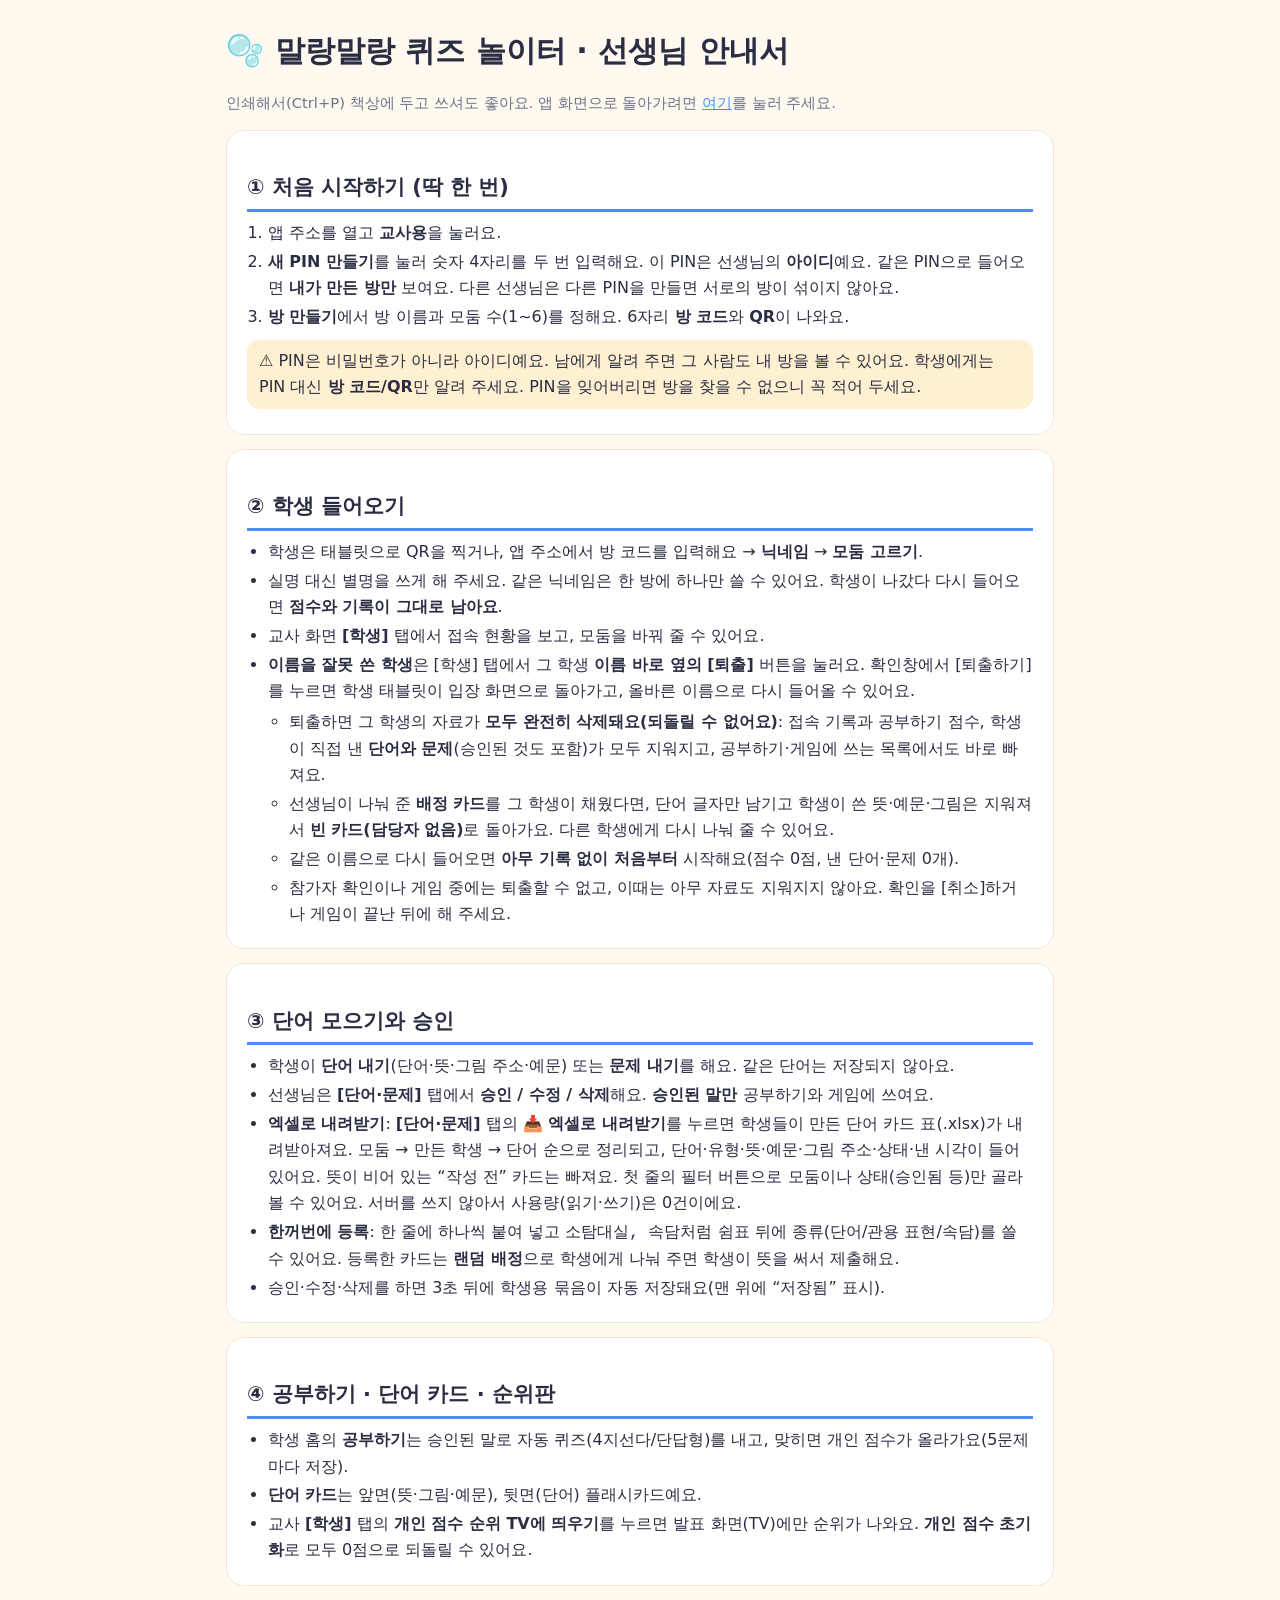
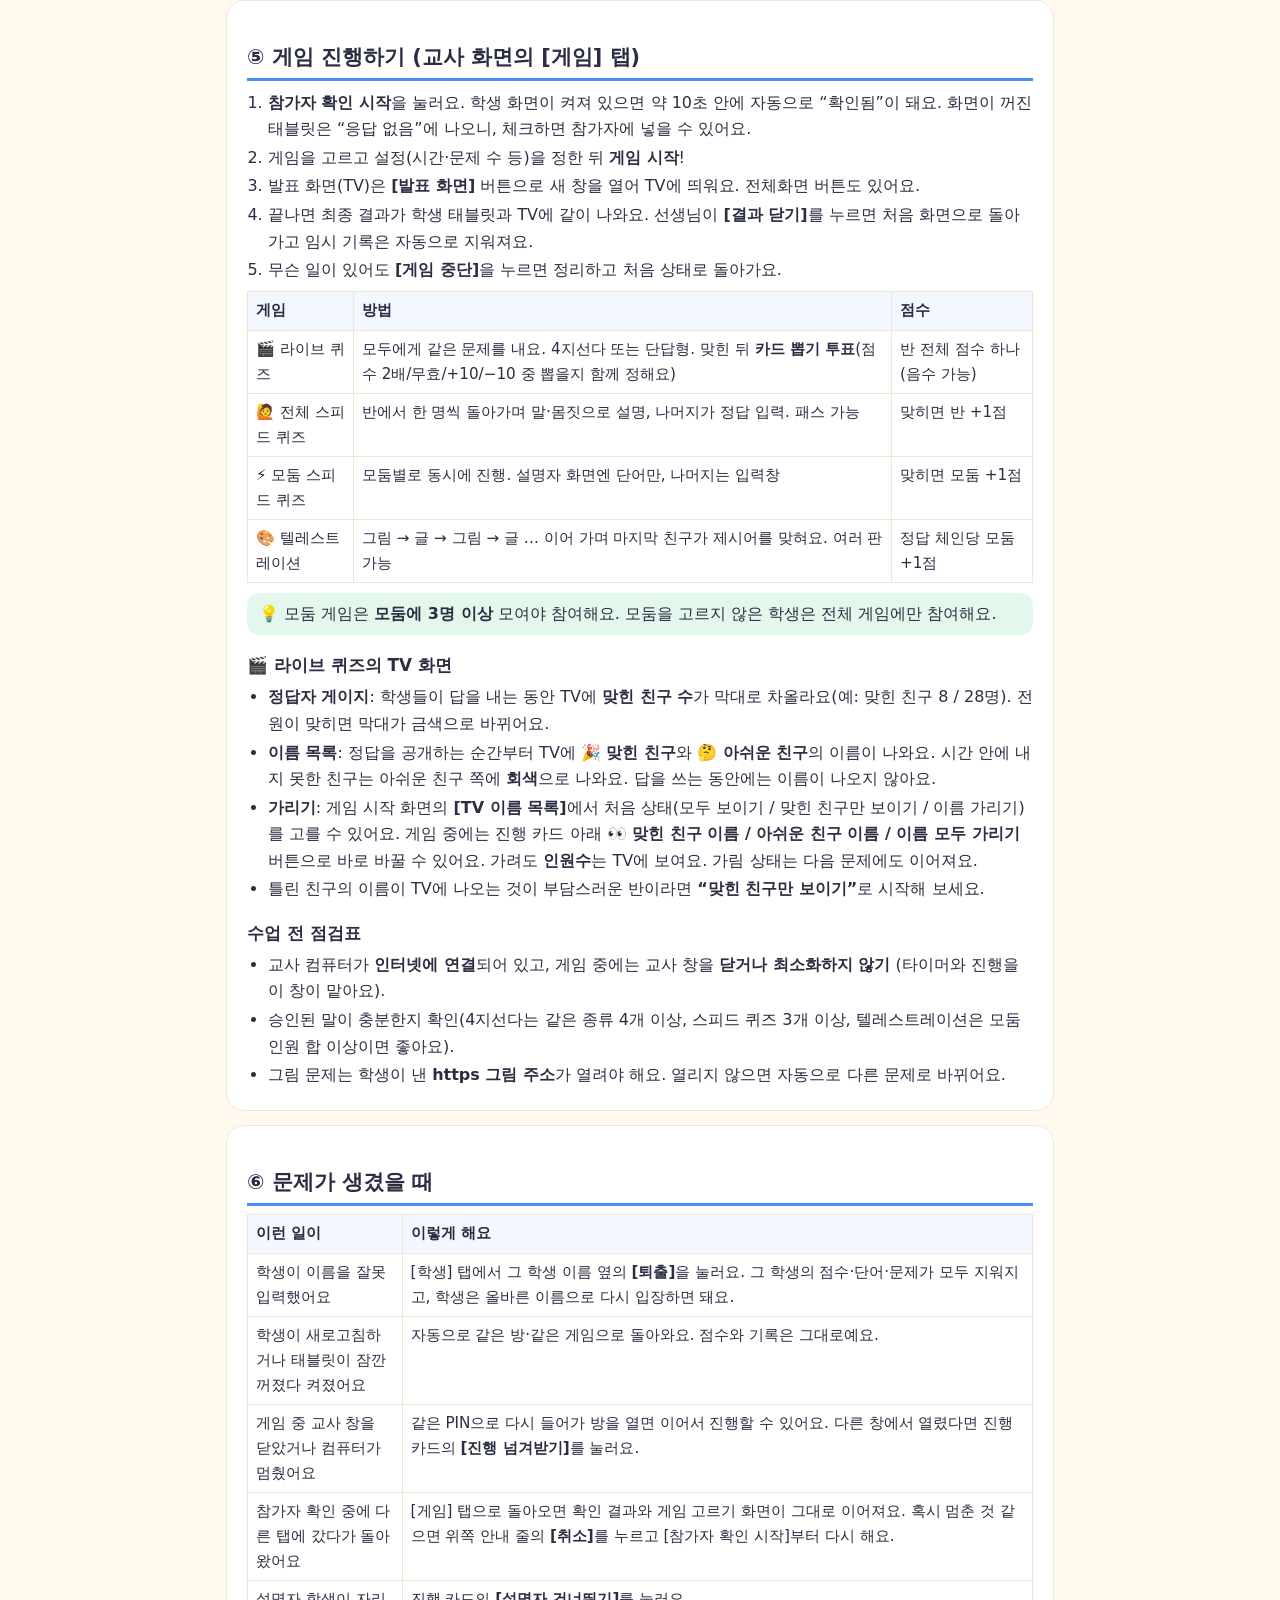
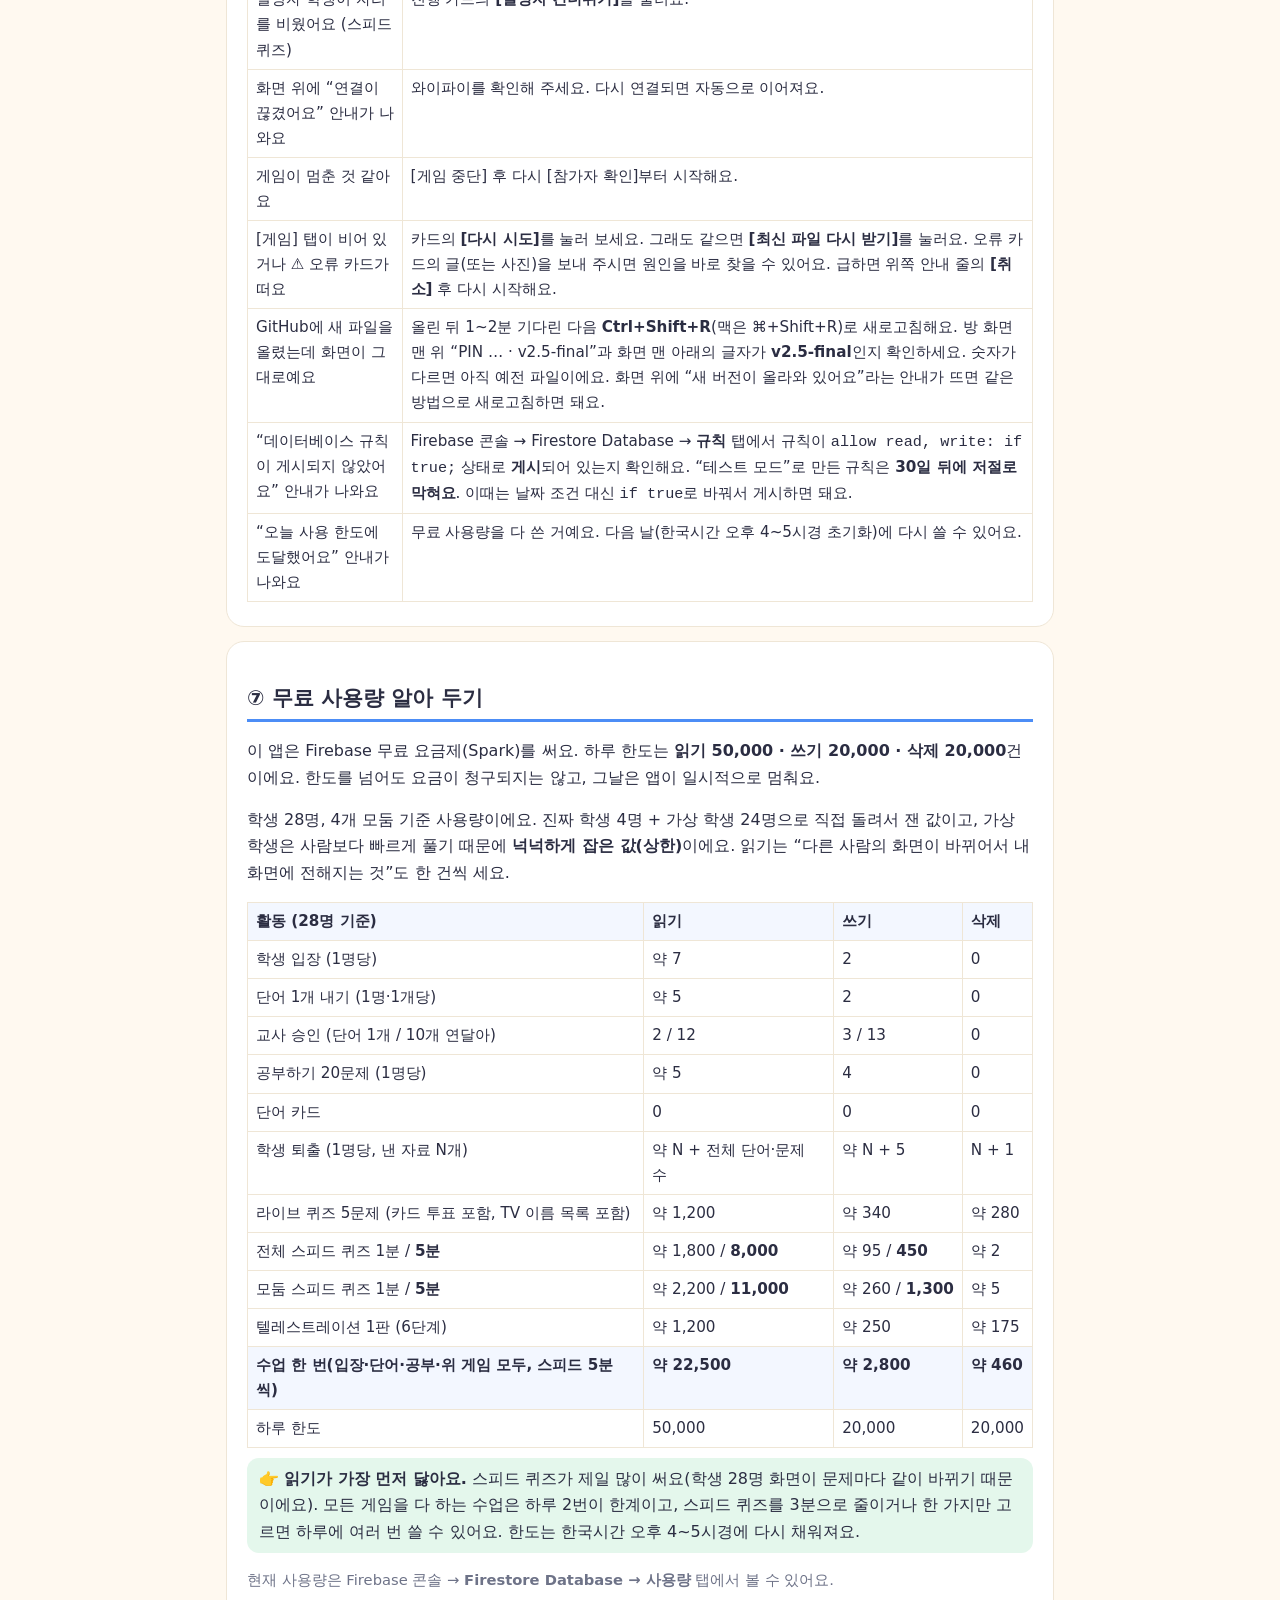
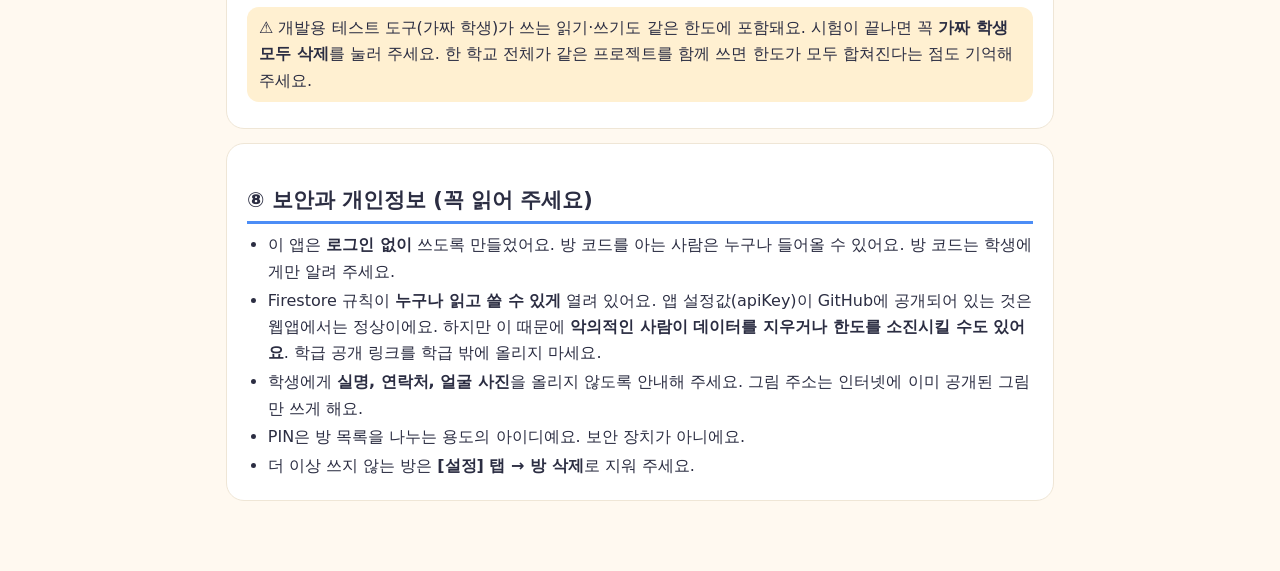
<file: guide.html>
<!doctype html>
<html lang="ko">
<head>
  <meta charset="utf-8">
  <meta name="viewport" content="width=device-width, initial-scale=1">
  <title>말랑말랑 퀴즈 놀이터 · 선생님 안내서</title>
  <style>
    :root { --bg:#FFF9F0; --text:#2B2D42; --muted:#6E7388; --primary:#4C8DF6; --line:#EFE6D6; --card:#fff; --warn:#FFF0D1; --ok:#E4F7EC; }
    * { box-sizing: border-box; }
    body { margin:0; background:var(--bg); color:var(--text); font-family: 'Pretendard', system-ui, -apple-system, 'Apple SD Gothic Neo', 'Noto Sans KR', 'Malgun Gothic', sans-serif; line-height:1.65; font-size:16px; }
    main { max-width: 860px; margin: 0 auto; padding: 20px 16px 60px; }
    h1 { font-size: 1.9rem; margin: .2em 0; } h2 { font-size: 1.3rem; margin: 1.6em 0 .4em; padding-bottom: 4px; border-bottom: 3px solid var(--primary); }
    h3 { font-size: 1.05rem; margin: 1em 0 .2em; }
    section { background: var(--card); border: 1px solid var(--line); border-radius: 18px; padding: 6px 20px 16px; margin: 14px 0; }
    ol, ul { padding-left: 1.3em; margin: .3em 0; } li { margin: .15em 0; }
    table { border-collapse: collapse; width: 100%; font-size: .95rem; margin: .5em 0; }
    th, td { border: 1px solid var(--line); padding: 6px 8px; text-align: left; vertical-align: top; } th { background: #F3F7FF; }
    .tip, .warn { border-radius: 12px; padding: 8px 12px; margin: .6em 0; } .tip { background: var(--ok); } .warn { background: var(--warn); }
    kbd { background:#eee; border:1px solid #ccc; border-radius:4px; padding:0 5px; font-size:.9em; }
    .muted { color: var(--muted); font-size: .92em; }
    a { color: var(--primary); }
    @media print { body { background:#fff; font-size: 12px; } section { break-inside: avoid; border: 1px solid #ccc; } main { padding: 0; } }
  </style>
</head>
<body>
<main>
  <h1>🫧 말랑말랑 퀴즈 놀이터 · 선생님 안내서</h1>
  <p class="muted">인쇄해서(Ctrl+P) 책상에 두고 쓰셔도 좋아요. 앱 화면으로 돌아가려면 <a href="./">여기</a>를 눌러 주세요.</p>

  <section>
    <h2>① 처음 시작하기 (딱 한 번)</h2>
    <ol>
      <li>앱 주소를 열고 <b>교사용</b>을 눌러요.</li>
      <li><b>새 PIN 만들기</b>를 눌러 숫자 4자리를 두 번 입력해요. 이 PIN은 선생님의 <b>아이디</b>예요. 같은 PIN으로 들어오면 <b>내가 만든 방만</b> 보여요. 다른 선생님은 다른 PIN을 만들면 서로의 방이 섞이지 않아요.</li>
      <li><b>방 만들기</b>에서 방 이름과 모둠 수(1~6)를 정해요. 6자리 <b>방 코드</b>와 <b>QR</b>이 나와요.</li>
    </ol>
    <div class="warn">⚠️ PIN은 비밀번호가 아니라 아이디예요. 남에게 알려 주면 그 사람도 내 방을 볼 수 있어요. 학생에게는 PIN 대신 <b>방 코드/QR</b>만 알려 주세요. PIN을 잊어버리면 방을 찾을 수 없으니 꼭 적어 두세요.</div>
  </section>

  <section>
    <h2>② 학생 들어오기</h2>
    <ul>
      <li>학생은 태블릿으로 QR을 찍거나, 앱 주소에서 방 코드를 입력해요 → <b>닉네임</b> → <b>모둠 고르기</b>.</li>
      <li>실명 대신 별명을 쓰게 해 주세요. 같은 닉네임은 한 방에 하나만 쓸 수 있어요. 학생이 나갔다 다시 들어오면 <b>점수와 기록이 그대로 남아요</b>.</li>
      <li>교사 화면 <b>[학생]</b> 탭에서 접속 현황을 보고, 모둠을 바꿔 줄 수 있어요.</li>
      <li><b>이름을 잘못 쓴 학생</b>은 [학생] 탭에서 그 학생 <b>이름 바로 옆의 [퇴출]</b> 버튼을 눌러요. 확인창에서 [퇴출하기]를 누르면 학생 태블릿이 입장 화면으로 돌아가고, 올바른 이름으로 다시 들어올 수 있어요.
        <ul>
          <li>퇴출하면 그 학생의 자료가 <b>모두 완전히 삭제돼요(되돌릴 수 없어요)</b>: 접속 기록과 공부하기 점수, 학생이 직접 낸 <b>단어와 문제</b>(승인된 것도 포함)가 모두 지워지고, 공부하기·게임에 쓰는 목록에서도 바로 빠져요.</li>
          <li>선생님이 나눠 준 <b>배정 카드</b>를 그 학생이 채웠다면, 단어 글자만 남기고 학생이 쓴 뜻·예문·그림은 지워져서 <b>빈 카드(담당자 없음)</b>로 돌아가요. 다른 학생에게 다시 나눠 줄 수 있어요.</li>
          <li>같은 이름으로 다시 들어오면 <b>아무 기록 없이 처음부터</b> 시작해요(점수 0점, 낸 단어·문제 0개).</li>
          <li>참가자 확인이나 게임 중에는 퇴출할 수 없고, 이때는 아무 자료도 지워지지 않아요. 확인을 [취소]하거나 게임이 끝난 뒤에 해 주세요.</li>
        </ul>
      </li>
    </ul>
  </section>

  <section>
    <h2>③ 단어 모으기와 승인</h2>
    <ul>
      <li>학생이 <b>단어 내기</b>(단어·뜻·그림 주소·예문) 또는 <b>문제 내기</b>를 해요. 같은 단어는 저장되지 않아요.</li>
      <li>선생님은 <b>[단어·문제]</b> 탭에서 <b>승인 / 수정 / 삭제</b>해요. <b>승인된 말만</b> 공부하기와 게임에 쓰여요.</li>
      <li><b>엑셀로 내려받기</b>: <b>[단어·문제]</b> 탭의 <b>📥 엑셀로 내려받기</b>를 누르면 학생들이 만든 단어 카드 표(.xlsx)가 내려받아져요. 모둠 → 만든 학생 → 단어 순으로 정리되고, 단어·유형·뜻·예문·그림 주소·상태·낸 시각이 들어 있어요. 뜻이 비어 있는 “작성 전” 카드는 빠져요. 첫 줄의 필터 버튼으로 모둠이나 상태(승인됨 등)만 골라 볼 수 있어요. 서버를 쓰지 않아서 사용량(읽기·쓰기)은 0건이에요.</li>
      <li><b>한꺼번에 등록</b>: 한 줄에 하나씩 붙여 넣고 <code>소탐대실, 속담</code>처럼 쉼표 뒤에 종류(단어/관용 표현/속담)를 쓸 수 있어요. 등록한 카드는 <b>랜덤 배정</b>으로 학생에게 나눠 주면 학생이 뜻을 써서 제출해요.</li>
      <li>승인·수정·삭제를 하면 3초 뒤에 학생용 묶음이 자동 저장돼요(맨 위에 “저장됨” 표시).</li>
    </ul>
  </section>

  <section>
    <h2>④ 공부하기 · 단어 카드 · 순위판</h2>
    <ul>
      <li>학생 홈의 <b>공부하기</b>는 승인된 말로 자동 퀴즈(4지선다/단답형)를 내고, 맞히면 개인 점수가 올라가요(5문제마다 저장).</li>
      <li><b>단어 카드</b>는 앞면(뜻·그림·예문), 뒷면(단어) 플래시카드예요.</li>
      <li>교사 <b>[학생]</b> 탭의 <b>개인 점수 순위 TV에 띄우기</b>를 누르면 발표 화면(TV)에만 순위가 나와요. <b>개인 점수 초기화</b>로 모두 0점으로 되돌릴 수 있어요.</li>
    </ul>
  </section>

  <section>
    <h2>⑤ 게임 진행하기 (교사 화면의 [게임] 탭)</h2>
    <ol>
      <li><b>참가자 확인 시작</b>을 눌러요. 학생 화면이 켜져 있으면 약 10초 안에 자동으로 “확인됨”이 돼요. 화면이 꺼진 태블릿은 “응답 없음”에 나오니, 체크하면 참가자에 넣을 수 있어요.</li>
      <li>게임을 고르고 설정(시간·문제 수 등)을 정한 뒤 <b>게임 시작</b>!</li>
      <li>발표 화면(TV)은 <b>[발표 화면]</b> 버튼으로 새 창을 열어 TV에 띄워요. 전체화면 버튼도 있어요.</li>
      <li>끝나면 최종 결과가 학생 태블릿과 TV에 같이 나와요. 선생님이 <b>[결과 닫기]</b>를 누르면 처음 화면으로 돌아가고 임시 기록은 자동으로 지워져요.</li>
      <li>무슨 일이 있어도 <b>[게임 중단]</b>을 누르면 정리하고 처음 상태로 돌아가요.</li>
    </ol>
    <table>
      <tr><th>게임</th><th>방법</th><th>점수</th></tr>
      <tr><td>🎬 라이브 퀴즈</td><td>모두에게 같은 문제를 내요. 4지선다 또는 단답형. 맞힌 뒤 <b>카드 뽑기 투표</b>(점수 2배/무효/+10/−10 중 뽑을지 함께 정해요)</td><td>반 전체 점수 하나(음수 가능)</td></tr>
      <tr><td>🙋 전체 스피드 퀴즈</td><td>반에서 한 명씩 돌아가며 말·몸짓으로 설명, 나머지가 정답 입력. 패스 가능</td><td>맞히면 반 +1점</td></tr>
      <tr><td>⚡ 모둠 스피드 퀴즈</td><td>모둠별로 동시에 진행. 설명자 화면엔 단어만, 나머지는 입력창</td><td>맞히면 모둠 +1점</td></tr>
      <tr><td>🎨 텔레스트레이션</td><td>그림 → 글 → 그림 → 글 … 이어 가며 마지막 친구가 제시어를 맞혀요. 여러 판 가능</td><td>정답 체인당 모둠 +1점</td></tr>
    </table>
    <div class="tip">💡 모둠 게임은 <b>모둠에 3명 이상</b> 모여야 참여해요. 모둠을 고르지 않은 학생은 전체 게임에만 참여해요.</div>
    <h3>🎬 라이브 퀴즈의 TV 화면</h3>
    <ul>
      <li><b>정답자 게이지</b>: 학생들이 답을 내는 동안 TV에 <b>맞힌 친구 수</b>가 막대로 차올라요(예: 맞힌 친구 8 / 28명). 전원이 맞히면 막대가 금색으로 바뀌어요.</li>
      <li><b>이름 목록</b>: 정답을 공개하는 순간부터 TV에 <b>🎉 맞힌 친구</b>와 <b>🤔 아쉬운 친구</b>의 이름이 나와요. 시간 안에 내지 못한 친구는 아쉬운 친구 쪽에 <b>회색</b>으로 나와요. 답을 쓰는 동안에는 이름이 나오지 않아요.</li>
      <li><b>가리기</b>: 게임 시작 화면의 <b>[TV 이름 목록]</b>에서 처음 상태(모두 보이기 / 맞힌 친구만 보이기 / 이름 가리기)를 고를 수 있어요. 게임 중에는 진행 카드 아래 <b>👀 맞힌 친구 이름 / 아쉬운 친구 이름 / 이름 모두 가리기</b> 버튼으로 바로 바꿀 수 있어요. 가려도 <b>인원수</b>는 TV에 보여요. 가림 상태는 다음 문제에도 이어져요.</li>
      <li>틀린 친구의 이름이 TV에 나오는 것이 부담스러운 반이라면 <b>“맞힌 친구만 보이기”</b>로 시작해 보세요.</li>
    </ul>
    <h3>수업 전 점검표</h3>
    <ul>
      <li>교사 컴퓨터가 <b>인터넷에 연결</b>되어 있고, 게임 중에는 교사 창을 <b>닫거나 최소화하지 않기</b> (타이머와 진행을 이 창이 맡아요).</li>
      <li>승인된 말이 충분한지 확인(4지선다는 같은 종류 4개 이상, 스피드 퀴즈 3개 이상, 텔레스트레이션은 모둠 인원 합 이상이면 좋아요).</li>
      <li>그림 문제는 학생이 낸 <b>https 그림 주소</b>가 열려야 해요. 열리지 않으면 자동으로 다른 문제로 바뀌어요.</li>
    </ul>
  </section>

  <section>
    <h2>⑥ 문제가 생겼을 때</h2>
    <table>
      <tr><th>이런 일이</th><th>이렇게 해요</th></tr>
      <tr><td>학생이 이름을 잘못 입력했어요</td><td>[학생] 탭에서 그 학생 이름 옆의 <b>[퇴출]</b>을 눌러요. 그 학생의 점수·단어·문제가 모두 지워지고, 학생은 올바른 이름으로 다시 입장하면 돼요.</td></tr>
      <tr><td>학생이 새로고침하거나 태블릿이 잠깐 꺼졌다 켜졌어요</td><td>자동으로 같은 방·같은 게임으로 돌아와요. 점수와 기록은 그대로예요.</td></tr>
      <tr><td>게임 중 교사 창을 닫았거나 컴퓨터가 멈췄어요</td><td>같은 PIN으로 다시 들어가 방을 열면 이어서 진행할 수 있어요. 다른 창에서 열렸다면 진행 카드의 <b>[진행 넘겨받기]</b>를 눌러요.</td></tr>
      <tr><td>참가자 확인 중에 다른 탭에 갔다가 돌아왔어요</td><td>[게임] 탭으로 돌아오면 확인 결과와 게임 고르기 화면이 그대로 이어져요. 혹시 멈춘 것 같으면 위쪽 안내 줄의 <b>[취소]</b>를 누르고 [참가자 확인 시작]부터 다시 해요.</td></tr>
      <tr><td>설명자 학생이 자리를 비웠어요 (스피드 퀴즈)</td><td>진행 카드의 <b>[설명자 건너뛰기]</b>를 눌러요.</td></tr>
      <tr><td>화면 위에 “연결이 끊겼어요” 안내가 나와요</td><td>와이파이를 확인해 주세요. 다시 연결되면 자동으로 이어져요.</td></tr>
      <tr><td>게임이 멈춘 것 같아요</td><td>[게임 중단] 후 다시 [참가자 확인]부터 시작해요.</td></tr>
      <tr><td>[게임] 탭이 비어 있거나 ⚠️ 오류 카드가 떠요</td><td>카드의 <b>[다시 시도]</b>를 눌러 보세요. 그래도 같으면 <b>[최신 파일 다시 받기]</b>를 눌러요. 오류 카드의 글(또는 사진)을 보내 주시면 원인을 바로 찾을 수 있어요. 급하면 위쪽 안내 줄의 <b>[취소]</b> 후 다시 시작해요.</td></tr>
      <tr><td>GitHub에 새 파일을 올렸는데 화면이 그대로예요</td><td>올린 뒤 1~2분 기다린 다음 <b>Ctrl+Shift+R</b>(맥은 ⌘+Shift+R)로 새로고침해요. 방 화면 맨 위 “PIN … · v2.5-final”과 화면 맨 아래의 글자가 <b>v2.5-final</b>인지 확인하세요. 숫자가 다르면 아직 예전 파일이에요. 화면 위에 “새 버전이 올라와 있어요”라는 안내가 뜨면 같은 방법으로 새로고침하면 돼요.</td></tr>
      <tr><td>“데이터베이스 규칙이 게시되지 않았어요” 안내가 나와요</td><td>Firebase 콘솔 → Firestore Database → <b>규칙</b> 탭에서 규칙이 <code>allow read, write: if true;</code> 상태로 <b>게시</b>되어 있는지 확인해요. “테스트 모드”로 만든 규칙은 <b>30일 뒤에 저절로 막혀요</b>. 이때는 날짜 조건 대신 <code>if true</code>로 바꿔서 게시하면 돼요.</td></tr>
      <tr><td>“오늘 사용 한도에 도달했어요” 안내가 나와요</td><td>무료 사용량을 다 쓴 거예요. 다음 날(한국시간 오후 4~5시경 초기화)에 다시 쓸 수 있어요.</td></tr>
    </table>
  </section>

  <section>
    <h2>⑦ 무료 사용량 알아 두기</h2>
    <p>이 앱은 Firebase 무료 요금제(Spark)를 써요. 하루 한도는 <b>읽기 50,000 · 쓰기 20,000 · 삭제 20,000</b>건이에요. 한도를 넘어도 요금이 청구되지는 않고, 그날은 앱이 일시적으로 멈춰요.</p>
    <p>학생 28명, 4개 모둠 기준 사용량이에요. 진짜 학생 4명 + 가상 학생 24명으로 직접 돌려서 잰 값이고, 가상 학생은 사람보다 빠르게 풀기 때문에 <b>넉넉하게 잡은 값(상한)</b>이에요. 읽기는 “다른 사람의 화면이 바뀌어서 내 화면에 전해지는 것”도 한 건씩 세요.</p>
    <table>
      <tr><th>활동 (28명 기준)</th><th>읽기</th><th>쓰기</th><th>삭제</th></tr>
      <tr><td>학생 입장 (1명당)</td><td>약 7</td><td>2</td><td>0</td></tr>
      <tr><td>단어 1개 내기 (1명·1개당)</td><td>약 5</td><td>2</td><td>0</td></tr>
      <tr><td>교사 승인 (단어 1개 / 10개 연달아)</td><td>2 / 12</td><td>3 / 13</td><td>0</td></tr>
      <tr><td>공부하기 20문제 (1명당)</td><td>약 5</td><td>4</td><td>0</td></tr>
      <tr><td>단어 카드</td><td>0</td><td>0</td><td>0</td></tr>
      <tr><td>학생 퇴출 (1명당, 낸 자료 N개)</td><td>약 N + 전체 단어·문제 수</td><td>약 N + 5</td><td>N + 1</td></tr>
      <tr><td>라이브 퀴즈 5문제 (카드 투표 포함, TV 이름 목록 포함)</td><td>약 1,200</td><td>약 340</td><td>약 280</td></tr>
      <tr><td>전체 스피드 퀴즈 1분 / <b>5분</b></td><td>약 1,800 / <b>8,000</b></td><td>약 95 / <b>450</b></td><td>약 2</td></tr>
      <tr><td>모둠 스피드 퀴즈 1분 / <b>5분</b></td><td>약 2,200 / <b>11,000</b></td><td>약 260 / <b>1,300</b></td><td>약 5</td></tr>
      <tr><td>텔레스트레이션 1판 (6단계)</td><td>약 1,200</td><td>약 250</td><td>약 175</td></tr>
      <tr><th>수업 한 번(입장·단어·공부·위 게임 모두, 스피드 5분씩)</th><th>약 22,500</th><th>약 2,800</th><th>약 460</th></tr>
      <tr><td>하루 한도</td><td>50,000</td><td>20,000</td><td>20,000</td></tr>
    </table>
    <div class="tip">👉 <b>읽기가 가장 먼저 닳아요.</b> 스피드 퀴즈가 제일 많이 써요(학생 28명 화면이 문제마다 같이 바뀌기 때문이에요). 모든 게임을 다 하는 수업은 하루 2번이 한계이고, 스피드 퀴즈를 3분으로 줄이거나 한 가지만 고르면 하루에 여러 번 쓸 수 있어요. 한도는 한국시간 오후 4~5시경에 다시 채워져요.</div>
    <p class="muted">현재 사용량은 Firebase 콘솔 → <b>Firestore Database → 사용량</b> 탭에서 볼 수 있어요.</p>
    <div class="warn">⚠️ 개발용 테스트 도구(가짜 학생)가 쓰는 읽기·쓰기도 같은 한도에 포함돼요. 시험이 끝나면 꼭 <b>가짜 학생 모두 삭제</b>를 눌러 주세요. 한 학교 전체가 같은 프로젝트를 함께 쓰면 한도가 모두 합쳐진다는 점도 기억해 주세요.</div>
  </section>

  <section>
    <h2>⑧ 보안과 개인정보 (꼭 읽어 주세요)</h2>
    <ul>
      <li>이 앱은 <b>로그인 없이</b> 쓰도록 만들었어요. 방 코드를 아는 사람은 누구나 들어올 수 있어요. 방 코드는 학생에게만 알려 주세요.</li>
      <li>Firestore 규칙이 <b>누구나 읽고 쓸 수 있게</b> 열려 있어요. 앱 설정값(apiKey)이 GitHub에 공개되어 있는 것은 웹앱에서는 정상이에요. 하지만 이 때문에 <b>악의적인 사람이 데이터를 지우거나 한도를 소진시킬 수도 있어요</b>. 학급 공개 링크를 학급 밖에 올리지 마세요.</li>
      <li>학생에게 <b>실명, 연락처, 얼굴 사진</b>을 올리지 않도록 안내해 주세요. 그림 주소는 인터넷에 이미 공개된 그림만 쓰게 해요.</li>
      <li>PIN은 방 목록을 나누는 용도의 아이디예요. 보안 장치가 아니에요.</li>
      <li>더 이상 쓰지 않는 방은 <b>[설정] 탭 → 방 삭제</b>로 지워 주세요.</li>
    </ul>
  </section>
</main>
</body>
</html>
</file>
